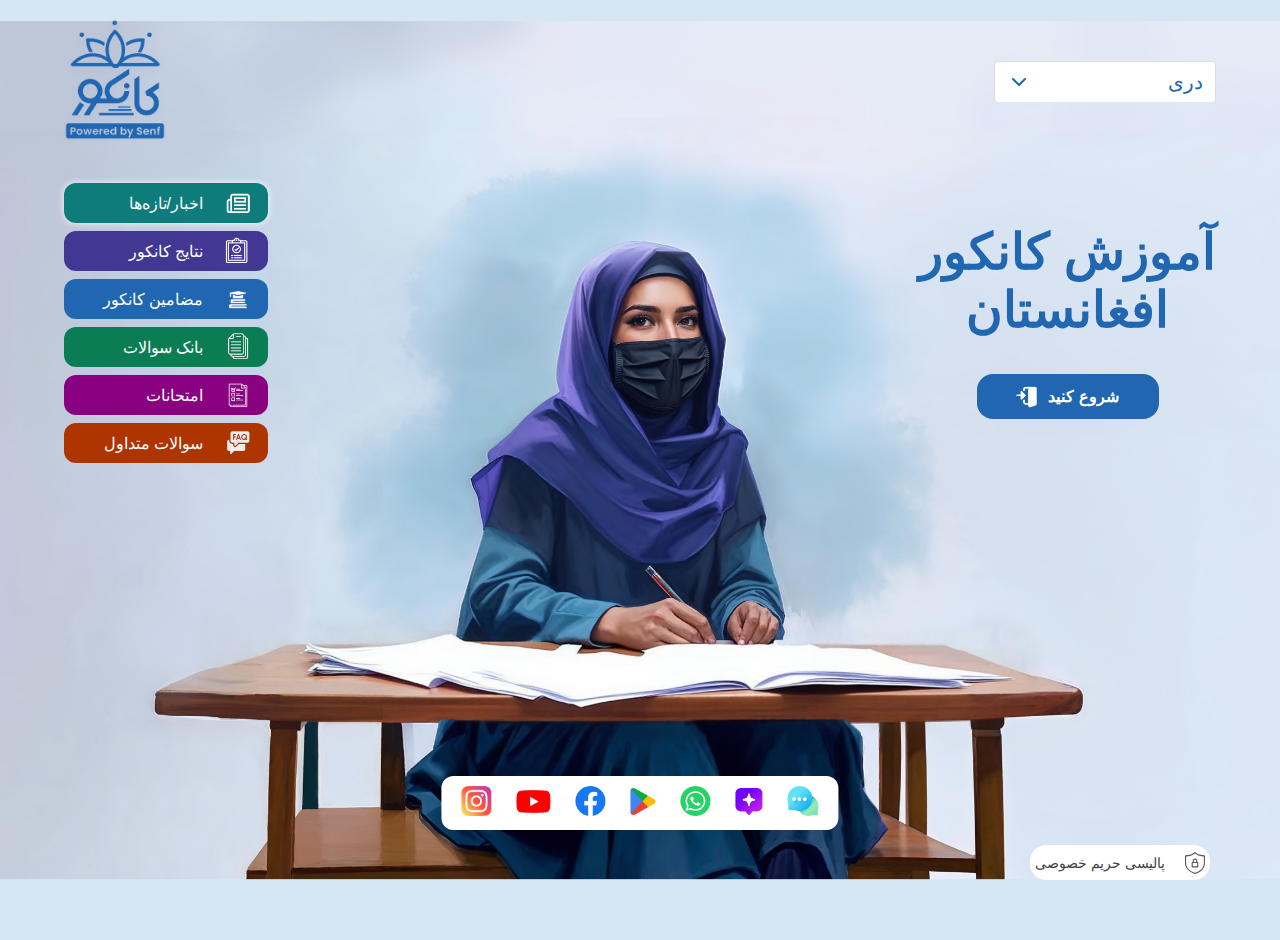
<file: index.html>
<!DOCTYPE html>
<html lang="fa" dir="lt">

<head>
  <meta charset="UTF-8">
  <meta http-equiv="X-UA-Compatible" content="IE=edge">
  <meta name="viewport" content="width=device-width, initial-scale=1.0">
  <title>Document</title>
  <link rel="stylesheet" href="style.css">
  <link rel="stylesheet" href="https://cdn.jsdelivr.net/npm/swiper@9/swiper-bundle.min.css">
</head>

<body>
  <div class="home-bg-div">
    <img src="img/kankor.af copy.png" alt="kankor" class="home-abs-bg">
  </div>
  <header>
    <div class="container header-container">
      <div class="left-header">
        <a href="index.html">
          <img src="img/Logo.png" alt="logo">
        </a>
      </div>
      <!-- Language switcher now with two options: Dari and Pashto -->
      <div class="right-header">
        <div class="language-switcher" id="language-switcher">
          <button class="language-toggle-btn" id="langToggleBtn">
            <span id="selected-lang">دری</span>
            <svg width="24" height="24" viewBox="0 0 24 24" fill="none" xmlns="http://www.w3.org/2000/svg">
              <path d="M6 9L12 15L18 9" stroke="currentColor" stroke-width="2" stroke-linecap="round" stroke-linejoin="round"/>
            </svg>
          </button>
          <div class="language-dropdown hidden" id="langDropdown">
            <button class="lang-option" data-lang="fa">دری</button>
            <button class="lang-option" data-lang="ps">پښتو</button>
          </div>
        </div>
      </div>
    </div>
  </header>
  <section id="main">
    <div class="main-container container">
      <div class="left-main">
        <div class="subjects">
          <!-- data-i18n keys for text that will change based on language -->
          <a href="news.html">
            <span>
              <img src="img/news_update.png" alt="news">
            </span>
            <div data-i18n="newsUpdate">اخبار/تازه‌ها</div>
          </a>
          <a href="">
            <span>
              <img src="img/kankor results.png" alt="news">
            </span>
            <div data-i18n="kankorResults">نتایج کانکور</div>
          </a>
          <a href="subjects.html">
            <span>
              <img src="img/kankor subjects.png" alt="news">
            </span>
            <div data-i18n="kankorSubjects">مضامین کانکور</div>
          </a>
          <a href="">
            <span>
              <img src="img/question bank.png" alt="news">
            </span>
            <div data-i18n="questionBank">بانک سوالات</div>
          </a>
          <a href="exams.html">
            <span>
              <img src="img/exams.png" alt="news">
            </span>
            <div data-i18n="exams">امتحانات</div>
          </a>
          <a href="faq.html">
            <span>
              <img src="img/faq.png" alt="news">
            </span>
            <div data-i18n="faqs">سوالات متداول</div>
          </a>
        </div>
      </div>
      <div class="right-main">
        <h1 data-i18n="mainTitle">
          آموزش کانکور<br>افغانستان
        </h1>
        <a class="get-started-btn" href="">
          <img src="img/get started.png" alt="started">
          <div data-i18n="getStarted">شروع کنید</div>
        </a>
      </div>
    </div>
  </section>
  <div class="socials">
    <a href="">
      <img src="img/chat with us.png" alt="social-icon">
    </a>
    <a href="">
      <img src="img/chat ai.png" alt="social-icon">
    </a>
    <a href="">
      <img src="img/whatsapp.png" alt="social-icon">
    </a>
    <a href="">
      <img src="img/playstore.png" alt="social-icon">
    </a>
    <a href="">
      <img src="img/facebook.png" alt="social-icon">
    </a>
    <a href="">
      <img src="img/youtube.png" alt="social-icon">
    </a>
    <a href="">
      <img src="img/instagram.png" alt="social-icon">
    </a>
  </div>
  <a class="privacy" target="_blank" href="https://lms.senf.af/privacy-policy?isweb=true">
    <img src="img/privacy.svg" alt="social-icon">
    <div data-i18n="privacy">پالیسی حریم خصوصی</div>
</a>


  <script src="language.js"></script>
</body>

</html>
</file>
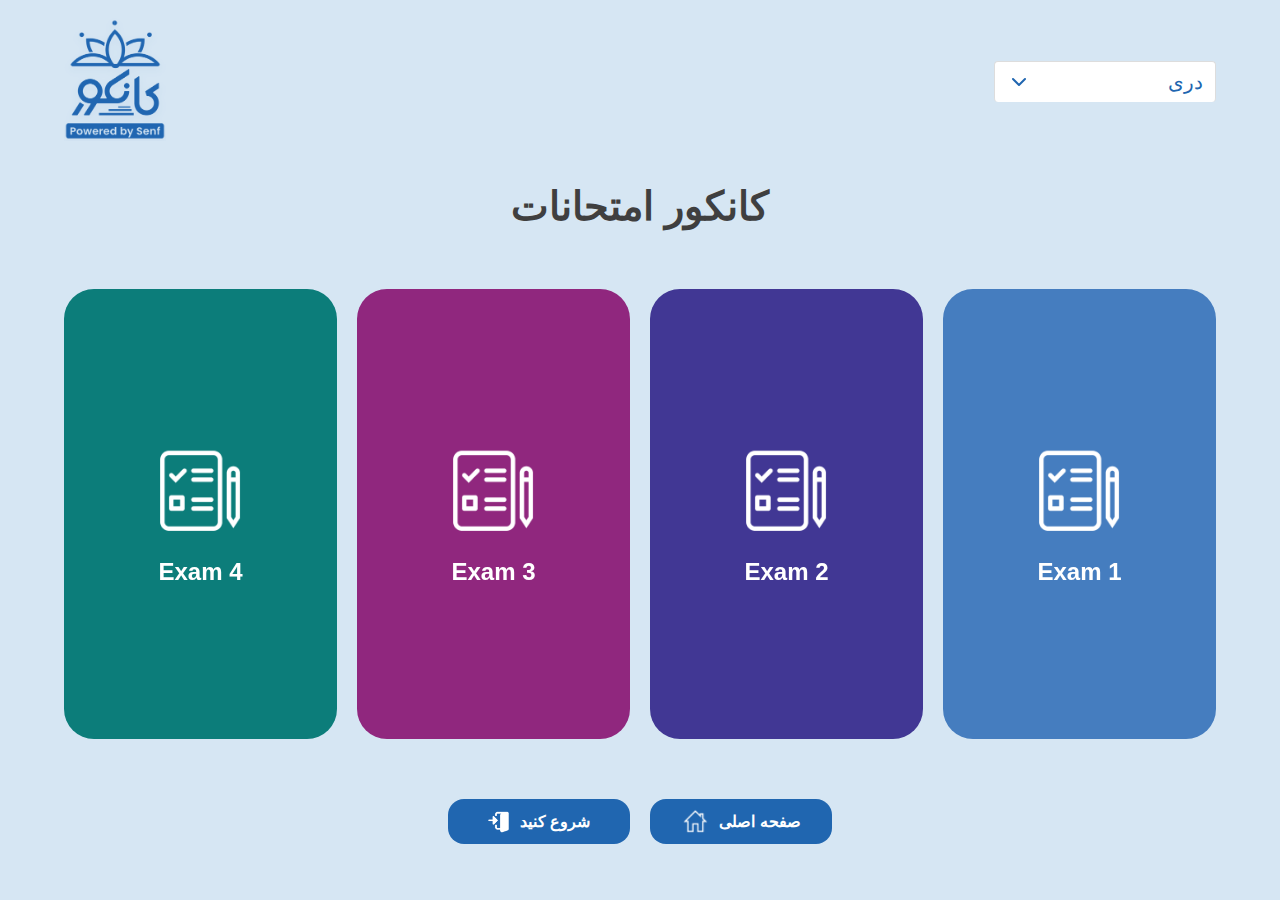
<file: exams.html>
<!DOCTYPE html>
<html lang="fa" dir="rtl">
<head>
  <meta charset="UTF-8" />
  <meta http-equiv="X-UA-Compatible" content="IE=edge" />
  <meta name="viewport" content="width=device-width, initial-scale=1.0" />
  <title>کانکور امتحانات</title>
  <link rel="stylesheet" href="style.css" />
  <link rel="stylesheet" href="https://cdn.jsdelivr.net/npm/swiper@9/swiper-bundle.min.css">
</head>
<body>
  <header>
    <div class="container header-container">
      <div class="left-header" style="direction: ltr; text-align: left;">
        <a href="index.html">
          <img src="img/Logo.png" alt="logo">
        </a>
      </div>
      <!-- Updated language switcher replaces the static Language.png -->
      <div class="right-header">
        <div class="language-switcher" id="language-switcher">
          <button class="language-toggle-btn" id="langToggleBtn">
            <span id="selected-lang">دری</span>
            <svg width="24" height="24" viewBox="0 0 24 24" fill="none" xmlns="http://www.w3.org/2000/svg">
              <path d="M6 9L12 15L18 9" stroke="currentColor" stroke-width="2" stroke-linecap="round" stroke-linejoin="round"/>
            </svg>
          </button>
          <div class="language-dropdown hidden" id="langDropdown">
            <button class="lang-option" data-lang="fa">دری</button>
            <button class="lang-option" data-lang="ps">پښتو</button>
          </div>
        </div>
      </div>
    </div>
  </header>
  <section id="subjects">
    <div class="container subjects-container exams">
      <!-- The heading will be updated via data-i18n -->
      <h2 data-i18n="examsHeading">Kankoor Exams</h2>
      <!-- Mobile Swiper container (its inner wrapper has an ID for dynamic injection) -->
      <div class="swiper-container mobile-swiper">
        <div class="swiper-wrapper" id="exams-mobile">
          <!-- Mobile slides will be dynamically populated -->
        </div>
        <div class="swiper-pagination"></div>
      </div>
      <!-- Desktop container (with an ID for dynamic injection) -->
      <div class="subject-cards desktop-layout" id="exams-desktop">
        <!-- Desktop exam cards will be dynamically injected -->
      </div>
      <div class="two-btns">
        <a class="get-started-btn" href="index.html">
          <img style="height: 30px;" src="img/home.png" alt="started">
          <div data-i18n="homePageBtn">Home Page</div>
        </a>
        <a class="get-started-btn" href="">
          <img src="img/get started.png" alt="started">
          <div data-i18n="getStartedBtn">Get Started</div>
        </a>
      </div>
    </div>
  </section>
  <div class="overlay"></div>
  <script src="https://cdn.jsdelivr.net/npm/swiper@9/swiper-bundle.min.js"></script>
  <script src="exams-language.js"></script>
</body>
</html>
</file>
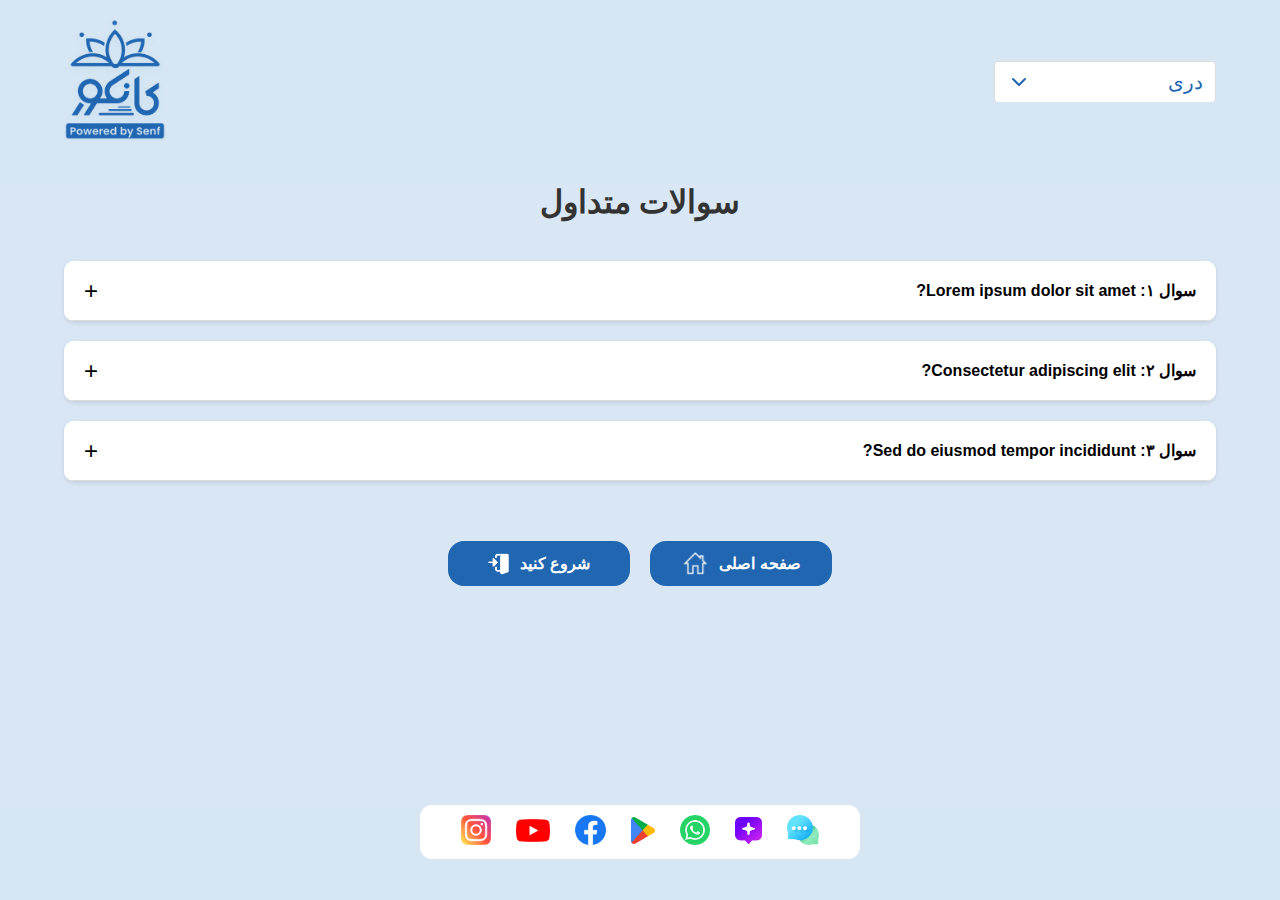
<file: faq.html>
<!DOCTYPE html>
<html lang="fa" dir="rtl">
<head>
  <meta charset="UTF-8">
  <meta http-equiv="X-UA-Compatible" content="IE=edge">
  <meta name="viewport" content="width=device-width, initial-scale=1.0">
  <title>FAQ</title>
  <link rel="stylesheet" href="style.css">
  <link rel="stylesheet" href="https://cdn.jsdelivr.net/npm/swiper@9/swiper-bundle.min.css">
</head>
<body>
  <header>
    <div class="container header-container">
      <div class="left-header">
        <a href="index.html">
          <img src="img/Logo.png" alt="logo">
        </a>
      </div>
      <!-- Language switcher in the header -->
      <div class="right-header">
        <div class="language-switcher" id="language-switcher">
          <button class="language-toggle-btn" id="langToggleBtn">
            <span id="selected-lang">دری</span>
            <svg width="24" height="24" viewBox="0 0 24 24" fill="none" xmlns="http://www.w3.org/2000/svg">
              <path d="M6 9L12 15L18 9" stroke="currentColor" stroke-width="2" stroke-linecap="round" stroke-linejoin="round"/>
            </svg>
          </button>
          <div class="language-dropdown hidden" id="langDropdown">
            <button class="lang-option" data-lang="fa">دری</button>
            <button class="lang-option" data-lang="ps">پښتو</button>
          </div>
        </div>
      </div>
    </div>
  </header>
  <section id="faq">
    <div class="container faq-container">
      <!-- FAQ title will be translated -->
      <h2 class="faq-title" data-i18n="faqTitle">سوالات متداول</h2>
      <!-- Dynamic FAQ items will be injected into this container -->
      <div id="faq-items"></div>
      <div class="two-btns">
        <a class="get-started-btn" href="index.html">
          <img style="height: 30px;" src="img/home.png" alt="started">
          <div data-i18n="homePageBtn">صفحه اصلی</div>
        </a>
        <a class="get-started-btn" href="">
          <img src="img/get started.png" alt="started">
          <div data-i18n="getStartedBtn">شروع کنید</div>
        </a>
      </div>
    </div>
  </section>
  <div class="socials">
    <a href="">
      <img src="img/chat with us.png" alt="social-icon">
    </a>
    <a href="">
      <img src="img/chat ai.png" alt="social-icon">
    </a>
    <a href="">
      <img src="img/whatsapp.png" alt="social-icon">
    </a>
    <a href="">
      <img src="img/playstore.png" alt="social-icon">
    </a>
    <a href="">
      <img src="img/facebook.png" alt="social-icon">
    </a>
    <a href="">
      <img src="img/youtube.png" alt="social-icon">
    </a>
    <a href="">
      <img src="img/instagram.png" alt="social-icon">
    </a>
  </div>
  <script src="faq-language.js"></script>
</body>
</html>
</file>
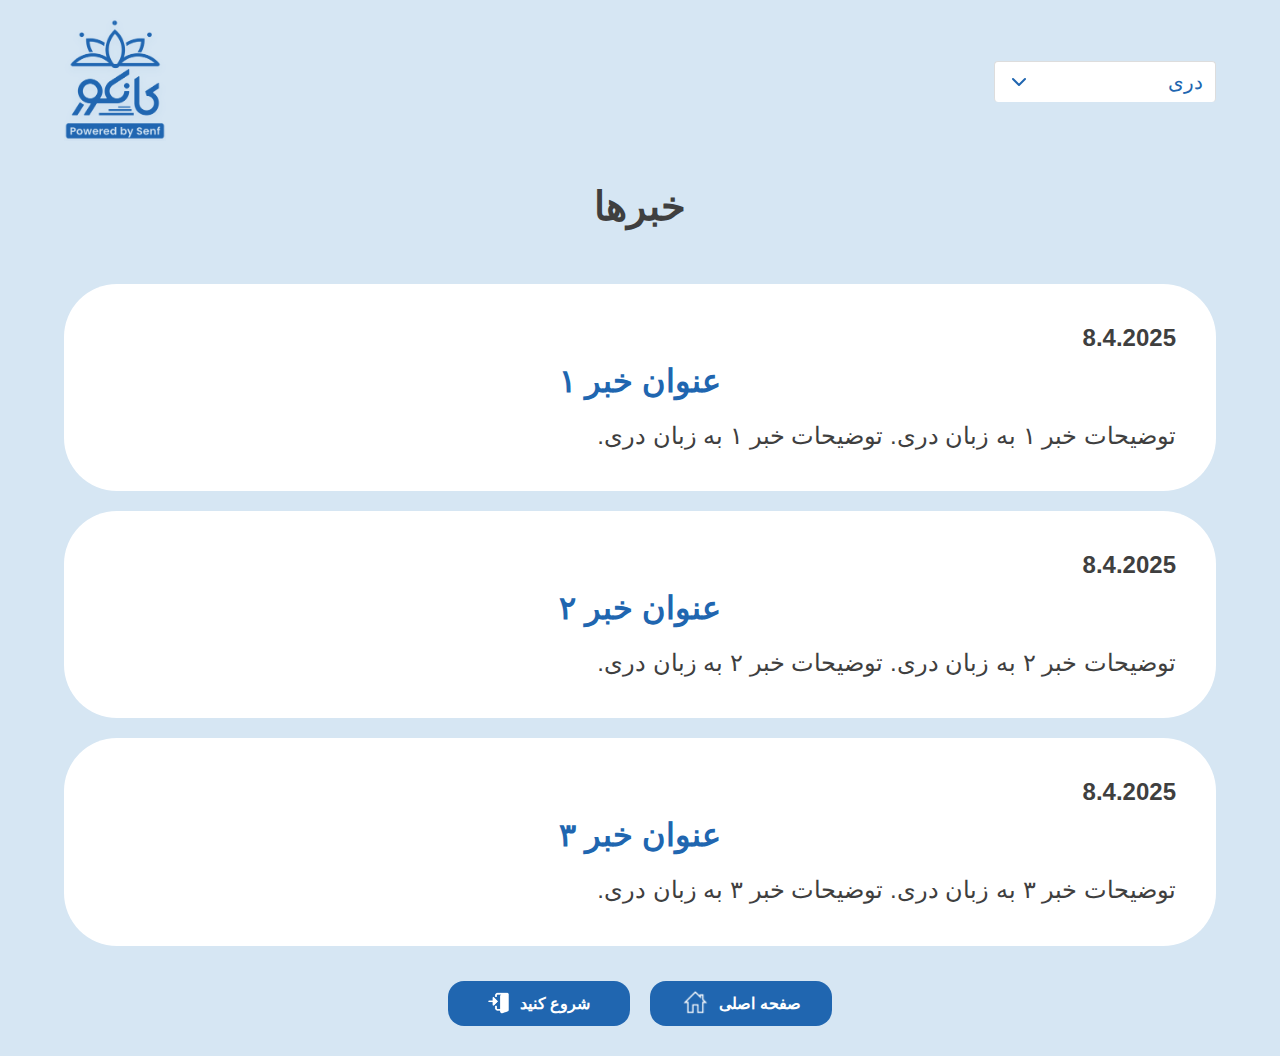
<file: news.html>
<!DOCTYPE html>
<html lang="fa" dir="rtl">
<head>
  <meta charset="UTF-8">
  <meta http-equiv="X-UA-Compatible" content="IE=edge">
  <meta name="viewport" content="width=device-width, initial-scale=1.0">
  <title>خبرها</title>
  <link rel="stylesheet" href="style.css">
  <link rel="stylesheet" href="https://cdn.jsdelivr.net/npm/swiper@9/swiper-bundle.min.css">
</head>
<body>
  <header>
    <div class="container header-container">
      <div class="left-header">
        <a href="index.html">
          <img src="img/Logo.png" alt="logo">
        </a>
      </div>
      <!-- Updated language switcher replacing the old Language.png -->
      <div class="right-header">
        <div class="language-switcher" id="language-switcher">
          <button class="language-toggle-btn" id="langToggleBtn">
            <span id="selected-lang">دری</span>
            <svg width="24" height="24" viewBox="0 0 24 24" fill="none" xmlns="http://www.w3.org/2000/svg">
              <path d="M6 9L12 15L18 9" stroke="currentColor" stroke-width="2" stroke-linecap="round" stroke-linejoin="round"/>
            </svg>
          </button>
          <div class="language-dropdown hidden" id="langDropdown">
            <button class="lang-option" data-lang="fa">دری</button>
            <button class="lang-option" data-lang="ps">پښتو</button>
          </div>
        </div>
      </div>
    </div>
  </header>
  <section id="news">
    <div class="container news-container">
      <!-- News heading with data-i18n for language switching -->
      <h2 data-i18n="newsHeading">خبرها</h2>
      <!-- This container will be dynamically populated by news-language.js -->
      <div id="news-items"></div>
      <div class="two-btns">
        <a class="get-started-btn" href="index.html">
          <img style="height: 30px;" src="img/home.png" alt="started">
          <div data-i18n="homePageBtn">صفحه اصلی</div>
        </a>
        <a class="get-started-btn" href="">
          <img src="img/get started.png" alt="started">
          <div data-i18n="getStartedBtn">شروع کنید</div>
        </a>
      </div>
    </div>
  </section>
  
  <!-- Include the news-language.js file -->
  <script src="news-language.js"></script>
</body>
</html>
</file>
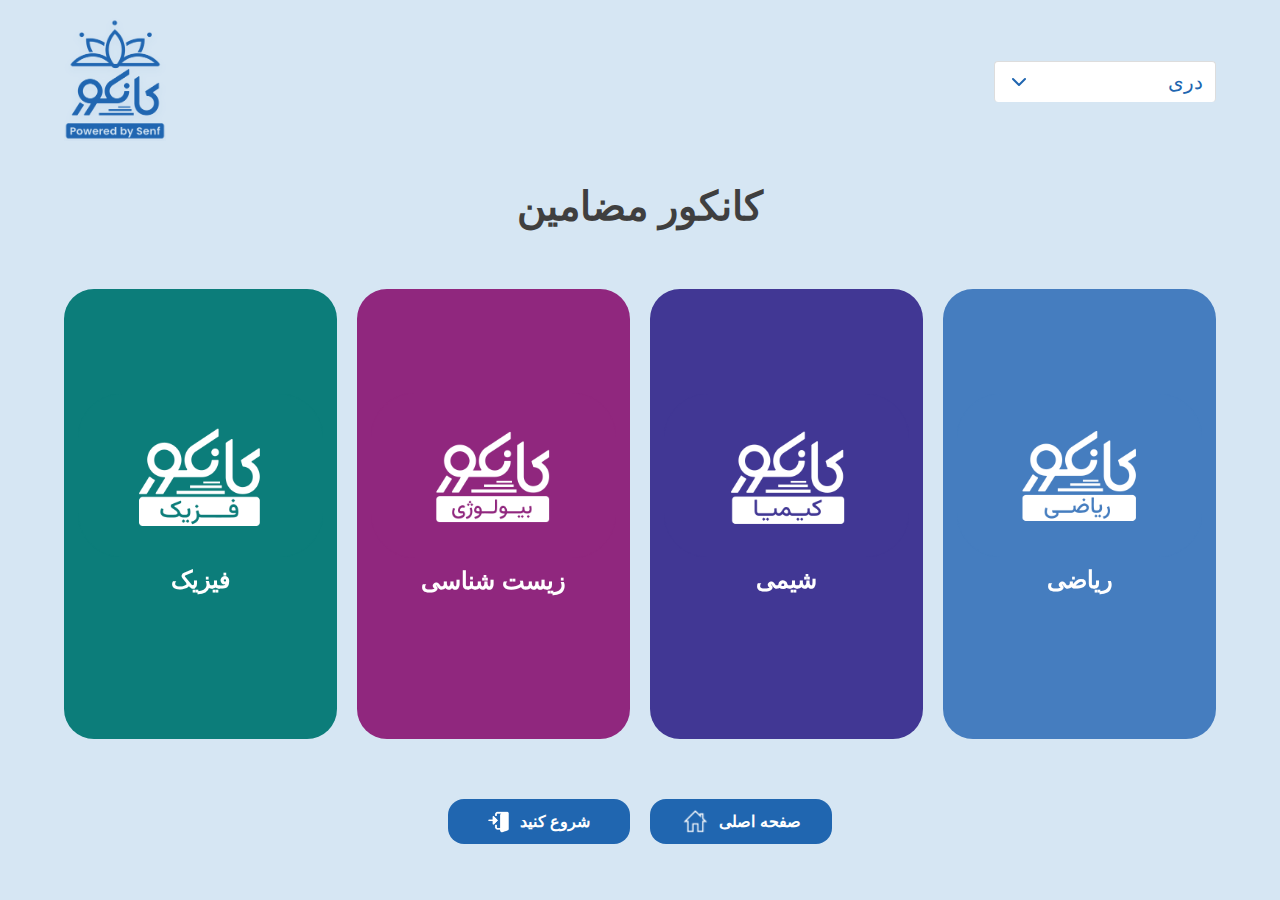
<file: subjects.html>
<!DOCTYPE html>
<html lang="fa" dir="rtl">

<head>
  <meta charset="UTF-8" />
  <meta http-equiv="X-UA-Compatible" content="IE=edge" />
  <meta name="viewport" content="width=device-width, initial-scale=1.0" />
  <title>کانکور مضامین</title>
  <link rel="stylesheet" href="style.css" />
  <link rel="stylesheet" href="https://cdn.jsdelivr.net/npm/swiper@9/swiper-bundle.min.css">
</head>

<body>
  <header>
    <div class="container header-container">
      <!-- Left header remains LTR for logo -->
      <div class="left-header" style="direction: ltr; text-align: left;">
        <a href="index.html">
          <img src="img/Logo.png" alt="logo">
        </a>
      </div>
      <!-- Right header with language switcher -->
      <div class="right-header">
        <div class="language-switcher" id="language-switcher">
          <button class="language-toggle-btn" id="langToggleBtn">
            <span id="selected-lang">دری</span>
            <svg width="24" height="24" viewBox="0 0 24 24" fill="none" xmlns="http://www.w3.org/2000/svg">
              <path d="M6 9L12 15L18 9" stroke="currentColor" stroke-width="2" stroke-linecap="round" stroke-linejoin="round"/>
            </svg>
          </button>
          <div class="language-dropdown hidden" id="langDropdown">
            <button class="lang-option" data-lang="fa">دری</button>
            <button class="lang-option" data-lang="ps">پښتو</button>
          </div>
        </div>
      </div>
    </div>
  </header>
  <section id="subjects">
    <div class="container subjects-container">
      <!-- Translatable heading -->
      <h2 data-i18n="subjectsHeading">Kankoor Subjects</h2>
      <!-- Mobile Swiper container with an ID for the inner wrapper -->
      <div class="swiper-container mobile-swiper">
        <div class="swiper-wrapper" id="subjects-mobile">
          <!-- Existing slides will be cleared and populated by subjects-language.js -->
        </div>
        <div class="swiper-pagination"></div>
      </div>
      <!-- Desktop layout container with an ID -->
      <div class="subject-cards desktop-layout" id="subjects-desktop">
        <!-- Existing desktop subject cards will be cleared and repopulated by subjects-language.js -->
      </div>
      <div class="two-btns">
        <a class="get-started-btn" href="index.html">
          <img style="height: 30px;" src="img/home.png" alt="started">
          <!-- Translatable button text -->
          <div data-i18n="homePageBtn">Home Page</div>
        </a>
        <a class="get-started-btn" href="">
          <img src="img/get started.png" alt="started">
          <!-- Translatable button text -->
          <div data-i18n="getStartedBtn">Get Started</div>
        </a>
      </div>
    </div>
  </section>
  <div class="overlay"></div>
  <script src="https://cdn.jsdelivr.net/npm/swiper@9/swiper-bundle.min.js"></script>
  <script src="subjects-language.js"></script>
  <script>
    setTimeout(() => {
      const cards = document.querySelectorAll(".subject-card")
    cards.forEach(card => {
      card.addEventListener("click", () => {
        document.querySelector(".subject-card").style.animation = "none";
        console.log(document.querySelector(".subject-card"))
        console.log("das")
      })
    })
    }, 1000);
    
  </script>
</body>

</html>
</file>
<file: style.css>
body {
    font-family: Arial, Helvetica, sans-serif;
    margin: 0;
    padding: 0;
    background-color: #D6E6F3;
    color: #3F3F3F;
}

h1, h2, h3, h4, h5, h6, p, ul {
    padding: 0;
    margin: 0;
}

a {
    cursor: pointer;
    text-decoration: none;
    color: inherit;
}

.container {
    width: 90%;
    margin: 0 auto;
    max-width: 1500px;
}

header {
    width: 100%;
    position: relative;
    z-index: 5;
}

.header-container {
    padding-top: 20px;
    height: 123px;
    display: flex;
    align-items: center;
    justify-content: space-between;
    margin-bottom: 40px;
}

.left-header {}

.left-header img {
    height: 123px;
}

.right-header {}

.right-header svg path{
    stroke: #2066B0;
}

.right-header img {
    height: 42px;
}

section {
    width: 100%;
    min-height: calc(100vh - 183px);
}

body:has(#main) {
    overflow: hidden;
}

#main {
    max-height: calc(100vh - 183px);
    position: relative;
    z-index: 5;
}

.home-bg-div {
    position: absolute;
    width: 100%;
    overflow: hidden;
    height: 100%;
}

.home-abs-bg {
    pointer-events: none;
    position: absolute;
    top: 50%;
    left: 50%;
    transform: translate(-50%, -50%);
    width: 100%;
    min-width: 1300px;
}

.main-container {
    display: flex;
    min-height: calc(100vh - 143px);
    justify-content: space-between;
    height: 100%;
}

.left-main {}

.subjects {
    display: flex;
    flex-direction: column;
    gap: 8px;
}

.subjects>a {
    height: 40px;
    width: 204px;
    border-radius: 12px;
    gap: 20px;
    display: flex;
    align-items: center;
    color: white;
    font-weight: 400;
}

.subjects>a:nth-child(1) {
    background-color: #0D7C7B;
}

.subjects>a:nth-child(2) {
    background-color: #423793;
}

.subjects>a:nth-child(3) {
    background-color: #2066B0;
}

.subjects>a:nth-child(4) {
    background-color: #0B7D54;
}

.subjects>a:nth-child(5) {
    background-color: #890081;
}

.subjects>a:nth-child(6) {
    background-color: #AE3400;
}

.subjects>a img {
    height: 25px;
    margin-right: 15px;
}

.subjects>a:nth-child(2) img {
    height: 33px;
}

.subjects>a:nth-child(4) img {
    height: 33px;
}

.subjects>a:nth-child(6) img {
    height: 33px;
}

.right-main {
    display: flex;
    flex-direction: column;
    align-items: center;
    gap: 35px;
    margin-top: 40px;
}

.right-main>h1 {
    color: #2066B0;
    font-size: 50px;
    text-align: center;
}

.get-started-btn {
    display: flex;
    align-items: center;
    background-color: #2066B0;
    color: white;
    gap: 8px;
    height: 45px;
    width: 182px;
    justify-content: center;
    border-radius: 16px;
    font-weight: 600;
    font-size: 16px;
}

.get-started-btn img {
    height: 26px;
}

.socials {
    background-color: white;
    padding: 10px 20px;
    display: flex;
    align-items: center;
    gap: 25px;
    border-radius: 12px;
    justify-content: center;
}

body:has(#main) .socials {
    position: absolute;
    bottom: 70px;
    transform: translateX(-50%);
    left: 50%;
    z-index: 10;
}

#faq+.socials{
    width: 400px;
    margin: 0 auto;
    margin-bottom: 30px;
}

#faq{
    min-height: calc(100vh - 308px);
}

.socials>a>img {
    height: 30px;
}

.socials>a:nth-child(6) img {
    height: 23px;
}

.socials>a:nth-child(2) img {
    height: 27px;
}

.socials>a:nth-child(4) img {
    height: 27px;
}

.subjects span {
    width: 45px;
    display: flex;
    align-items: center;
}

.news-container {
    display: flex;
    flex-direction: column;
    align-items: center;
    gap: 35px;
    padding-bottom: 30px;
    max-width: 1200px;
}

.news-container>h2 {
    font-weight: 700;
    font-size: 40px;
    margin-bottom: 20px;
}

#news-items {
    display: flex;
    flex-direction: column;
    gap: 20px;
    width: 100%;
}

#faq-items {
    display: flex;
    flex-direction: column;
    gap: 0px;
    width: 100%;
}

.get-started-btn img {
    order: 3;
}

.new {
    background-color: white;
    width: 100%;
    border-radius: 53px;
    display: flex;
    flex-direction: column;
    padding: 40px 0;
    align-items: center;
    gap: 10px;
}

.new>* {
    width: calc(100% - 80px);
}

.news-date {
    font-size: 24px;
    font-weight: 600;
}

.news-title {
    text-align: center;
    color: #2066B0;
    font-weight: 700;
    margin-bottom: 10px;
    font-size: 32px;
}

.news-description {
    font-size: 24px;
    font-weight: 500;
    line-height: 1.3;
}

.two-btns {
    display: flex;
    align-items: center;
    gap: 20px;
}



#faq {
    background-color: #d9e6f3;
    padding-bottom: 30px;
}

.faq-container {
    align-items: center;
    display: flex;
    flex-direction: column;
}

.faq-title {
    text-align: center;
    font-size: 2rem;
    font-weight: bold;
    margin-bottom: 30px;
    color: #333;
}

.faq-item {
    margin: 10px auto;
    border-radius: 10px;
    overflow: hidden;
    box-shadow: 0 2px 5px rgba(0, 0, 0, 0.1);
    width: 100%;
    background-color: white;
}

.faq-question {
    width: 100%;
    padding: 20px;
    font-size: 1rem;
    text-align: right;
    background: #fff;
    border: none;
    cursor: pointer;
    font-weight: 600;
    position: relative;
}

.faq-question::after {
    content: '+';
    position: absolute;
    left: 20px;
    font-size: 1.5rem;
    transition: transform 0.3s ease;
    transform: translateY(-50%);
    font-weight: 500;
    top: 50%;
}

.faq-question.active::after {
    content: '-';
    top: 45%;
}

.faq-answer {
    max-height: 0;
    overflow: hidden;
    padding: 0 20px;
    background-color: white;
    transition: max-height 0.3s ease, padding 0.3s ease;
    border-top: 1px solid #D9D9D9;
}

.faq-answer.open {
    padding: 20px;
    max-height: 500px;
}

.faq-container .two-btns {
    margin-top: 50px;
}

.subjects-container {
    display: flex;
    flex-direction: column;
    gap: 60px;
    align-items: center;
    padding-bottom: 40px;
}

.subjects-container>h2 {
    font-size: 40px;
    font-weight: 600;
}

.subject-cards {
    display: flex;
    gap: 20px;
    flex-wrap: wrap;
    width: 100%;
}

.subject-card {
    width: calc((100% - 60px) / 4);
    border-radius: 30px;
    position: relative;
    color: white;
    cursor: pointer;
}

.subject-card-front {
    display: flex;
    flex-direction: column;
    align-items: center;
    gap: 5px;
    position: relative;
    z-index: 5;
}

.subject-card-front img {
    width: 100%;
}

.subject-card-front>div:nth-child(2) {
    width: 90%;
    margin-top: 0px;
}

.subject-card-front>div:nth-child(2) {
    font-weight: 600;
    font-size: 24px;
    padding-bottom: 40px;
    text-align: center;
}

.subject-card-back {
    position: absolute;
    inset: 0;
    display: flex;
    flex-direction: column;
    align-items: center;
    gap: 20px;
    min-height: 310px;
}

.subject-card-back>div:nth-child(1) {
    font-size: 24px;
    font-weight: 600;
}

.subject-card-back>div:nth-child(2) {
    font-size: 13px;
    text-align: center;
    font-weight: 600;
    margin-bottom: 0px;
}









/* --- Card Container and Animation --- */
/* Apply transition and 3D perspective to each card */
.subject-card {
    width: calc((100% - 60px) / 4);
    border-radius: 30px;
    position: relative;
    cursor: pointer;
    perspective: 1000px;
    /* Enables the 3D flip */
    transition: transform 0.5s ease;
    /* Smooth translation/scale transition */
}

/* When a card is active (clicked), bring it above the others */
.subject-card.active {
    z-index: 100;
}

/* --- Inner Container for Flip Animation --- */
/* Wrap the front and back faces; allow 3D transforms */
.card-inner {
    position: relative;
    width: 100%;
    height: 100%;
    transition: transform 0.6s ease;
    /* Smooth flip transition */
    transform-style: preserve-3d;
    min-height: 450px;
    max-height: 450px;
    /* Ensure children are rendered in 3D */
}

/* When flipped, rotate the inner container 180° */
.card-inner.flip {
    transform: rotateY(180deg);
}

/* --- Front and Back Faces Styling --- */
/* Both faces fill the card and inherit the same background */
.subject-card-front,
.subject-card-back {
    position: absolute;
    top: 0;
    left: 0;
    width: 100%;
    height: 100%;
    backface-visibility: hidden;
    border-radius: inherit;
    display: flex;
    flex-direction: column;
    align-items: center;
    justify-content: center;
    min-height: 450px;
    max-height: 450px;
    border-radius: 30px;
}

/* Hide the back face by default (it will be revealed when flipped) */
.subject-card-back {
    transform: rotateY(180deg);
}

.subject-card .subject-card-front,
.subject-card .subject-card-back {}

/* --- Matching Background Colors --- */
/* For Subject Card 1 */
.subject-card:nth-child(1) .subject-card-front,
.subject-card:nth-child(1) .subject-card-back {
    background-color: #457DBF;
}

/* For Subject Card 2 */
.subject-card:nth-child(2) .subject-card-front,
.subject-card:nth-child(2) .subject-card-back {
    background-color: #413794;
}

/* For Subject Card 3 */
.subject-card:nth-child(3) .subject-card-front,
.subject-card:nth-child(3) .subject-card-back {
    background-color: #90277E;
}

/* For Subject Card 4 */
.subject-card:nth-child(4) .subject-card-front,
.subject-card:nth-child(4) .subject-card-back {
    background-color: #0C7D7A;
}

/* --- Overlay Styling --- */
/* The overlay covers the page and provides a dimmed background */
.overlay {
    position: fixed;
    top: 0;
    left: 0;
    width: 100%;
    height: 100%;
    background: rgba(0, 0, 0, 0.7);
    z-index: 50;
    opacity: 0;
    visibility: hidden;
    transition: opacity 0.3s ease;
}

/* When active, the overlay becomes visible */
.overlay.active {
    opacity: 1;
    visibility: visible;
}

.subject-card-front>div:nth-child(1) {
    width: 90%;
}

.subject-card-back>* {
    width: 80%;
    text-align: center;
}

.exams .subject-card-front img {
    width: 80%;
    margin: 0 auto;
}

.exams .subject-card-front>div:nth-child(1) {
    display: flex;
    justify-content: center;
}

/* By default: show desktop layout and hide the mobile swiper */
.desktop-layout {
    display: flex;
}

.mobile-swiper {
    display: none;
}

.swiper-slide {
    display: flex !important;
    justify-content: center;
}

.swiper-horizontal>.swiper-pagination-bullets, .swiper-pagination-bullets.swiper-pagination-horizontal, .swiper-pagination-custom, .swiper-pagination-fraction {
    top: 710px !important;
}

#faq .socials {
    margin-top: 40px;
}




.language-switcher {
    position: relative;
}

.language-toggle-btn {
    background-color: #fff;
    border: 1px solid #ddd;
    border-bottom: none;
    border-radius: 999px;
    padding: 8px 12px;
    cursor: pointer;
    display: inline-flex;
    align-items: center;
    justify-content: space-between;
    gap: 6px;
    width: 222px;
    border-radius: 4px;
    color: #2066B0;
    font-size: 20px;
}

.language-dropdown {
    position: absolute;
    top: 98%;
    right: 0;
    background-color: #fff;
    border: 1px solid #ddd;
    border-radius: 0 0 8px 8px;
    padding: 8px 0;
    min-width: 220px;
    z-index: 100;
    color: #2066B0;
    font-size: 20px;
}

.hidden {
    display: none;
}

.lang-option {
    width: 100%;
    background: none;
    border: none;
    padding: 8px 12px;
    text-align: center;
    color: #2066B0;
    font-size: 20px;
    cursor: pointer;

}

.lang-option:hover {
    background-color: #f2f2f2;
}

.left-header {
    order: 3;
}

.left-main {
    order: 3;
}

.subjects span {
    display: flex;
    justify-content: center;
}

.subjects>a {
}








.subjects>a:nth-child(1) {
    /* A soft white glow that pulsates */
    box-shadow: 0 0 5px 2px rgba(255, 255, 255, 0.5);
    animation: glow 1.5s ease-in-out infinite alternate;
}

@keyframes glow {
    from {
        box-shadow: 0 0 5px 2px rgba(255, 255, 255, 0.5);
    }

    to {
        box-shadow: 0 0 20px 10px rgb(85, 232, 255);
    }
}

@media only screen and (min-width: 1024px){
    .subject-card:hover {
        box-shadow: 0 0 5px 2px rgb(0, 234, 255);
        animation: glow 1s ease-in-out infinite alternate;
    }
}

.subject-card:has(.card-inner.flip):hover{
    animation: none!important;
    box-shadow: none!important;
}



.privacy {
    position: absolute;
    bottom: 20px;
    right: 70px;
    display: flex;
    align-items: center;
    gap: 20px;
    justify-content: center;
    border-radius: 16px;
    width: 180px;
    height: 35px;
    background-color: white;
    cursor: pointer;
    font-size: 14px;
    z-index: 5;
}





/* Mobile media query */
@media only screen and (max-width: 1024px) {
    .subjects-container h2 {
        margin-bottom: -20px;
    }

    .desktop-layout {
        display: none;
    }

    .mobile-swiper {
        display: block;
    }

    /* Optional: adjust swiper container styling */
    .swiper-container.mobile-swiper {
        width: 100%;
        padding: 20px 0;
    }

    .swiper-slide {
        display: flex;
        justify-content: center;
        width: 80%;
        /* Adjust so one slide is mostly visible */
    }

    .socials>a>img {
        height: auto !important;
        width: 80%;
    }

    .socials {
        width: 80%;
        max-width: 450px;
        padding: 5px 10px;
    }

    .socials>a {
        flex: 1;
    }

    .subject-card-back{
        gap: 7px;
    }

    .subjects>a {
        width: 135px;
        height: 30px;
        border-radius: 6px;
        gap: 5px;
        font-size: 13px;
    }

    .subjects span {
        width: 25px;
    }

    .subjects>a img {
        height: 20px;
        margin-right: 5px;
    }

    .subjects>a:nth-child(2) img {
        height: 28px;
    }

    .subjects>a:nth-child(4) img {
        height: 28px;
    }

    .subjects>a:nth-child(6) img {
        height: 28px;
    }

    .right-main>h1 {
        font-size: 28px;
        margin-bottom: 0px;
        margin-top: 60px;
    }

    .right-main .get-started-btn {
        width: 120px;
        height: 35px;
        border-radius: 6px;
        font-size: 12px;
    }

    .container{
        width: 95%;
    }

    .subjects-container{
        overflow: hidden;
    }

    .language-toggle-btn{
        width: 152px;
    }

    .language-dropdown{
        min-width: 150px;
    }

    .right-main{
        margin-top: 0;
    }

    .home-bg-div{
        min-height: 100vh;
    }

    .home-abs-bg{
        min-height: 100vh;
        object-fit: cover;
        min-width: 0;
    }

    .privacy{
        right: 50%;
        transform: translateX(50%);
    }

}



@media only screen and (max-width: 424px) {
    .socials>a>img {
        height: auto !important;
        width: 100%;
    }

    .socials {
        width: 90%;
    }
}







@media only screen and (max-width: 1024px) {
    .overlay {
        display: none;
    }

    .subject-cards {
        flex-direction: column;
        align-items: center;
    }

    .subject-card {
        max-width: 376px;
        width: 100%;
    }

    .two-btns {
        flex-direction: column;
        max-width: 376px;
        position: relative;
        z-index: 20;
        width: 100%;
    }

    .two-btns>a {
        width: 100%;
    }

    .new>* {
        width: calc(100% - 50px);
    }

    .home-abs-bg {}

    .left-header img {
        height: 94px;
    }

    .right-header img {
        height: 31px;
    }

    .header-container {
        height: 80px;
    }

    .news-date {
        font-size: 16px;
    }

    .news-title {
        font-size: 24px;
    }

    .news-description {
        font-size: 18px;
    }

    .new {
        gap: 5px;
        padding: 20px 0;
        border-radius: 20px;
    }

    .subjects-container>h2 {
        font-size: 30px;
    }
}
</file>
